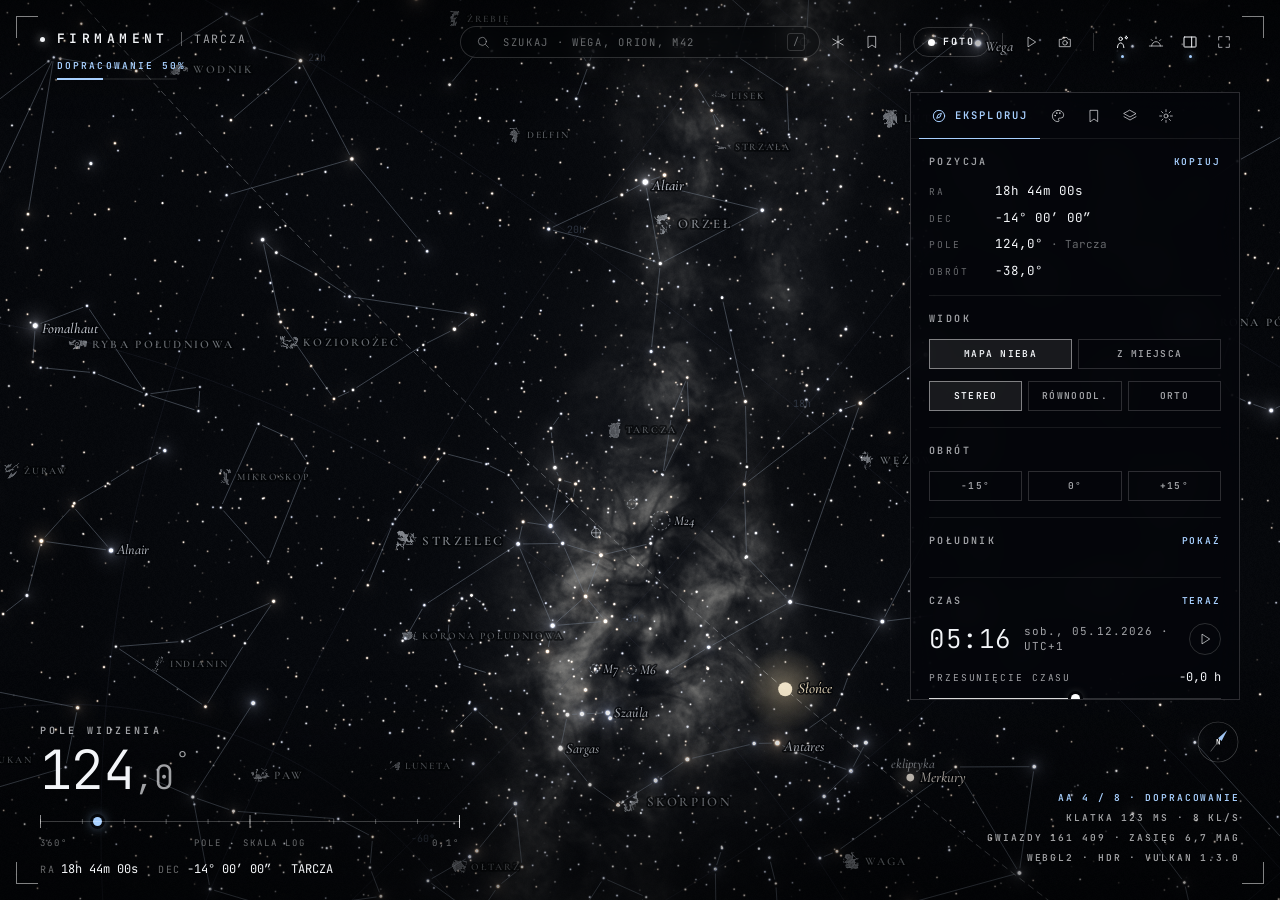
<file: index.html>
<!doctype html>
<html lang="pl">
<head>
<meta charset="utf-8">
<title>Firmament</title>
<!-- Strona startowa dla GitHub Pages: przekierowuje na właściwy program, Firmament.html -->
<meta http-equiv="refresh" content="0; url=Firmament.html">
<link rel="canonical" href="Firmament.html">
</head>
<body style="background:#05070c;color:#cfd8e6;font:15px system-ui,sans-serif;padding:24px">
<p>Otwieram <a href="Firmament.html" style="color:#a8d0ff">Firmament</a>…</p>
</body>
</html>
</file>
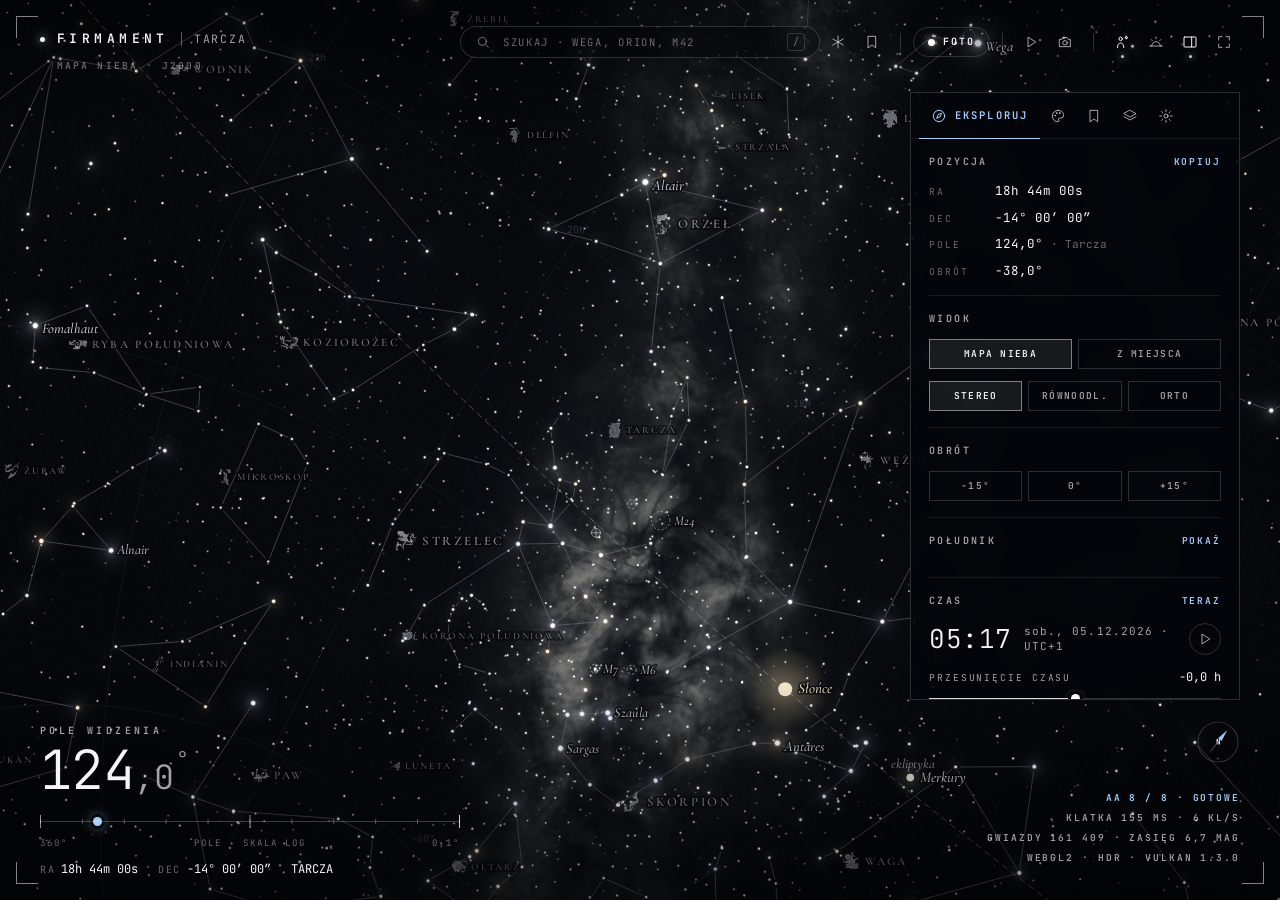
<file: src/index.html>
<!doctype html>
<html lang="pl">
<head>
<meta charset="utf-8">
<meta name="viewport" content="width=device-width, initial-scale=1, viewport-fit=cover">
<!-- build:head -->
<title>Firmament</title>
<meta name="claude:viewport-fit-sides" content="cover">
<link rel="preconnect" href="https://fonts.googleapis.com">
<link rel="preconnect" href="https://fonts.gstatic.com" crossorigin>
<link rel="stylesheet" href="https://fonts.googleapis.com/css2?family=Barlow+Semi+Condensed:wght@400;500&family=Cormorant+Garamond:ital,wght@0,500;0,600;1,500&family=JetBrains+Mono:wght@300;400;500;600&display=swap">
<link rel="stylesheet" href="styles.css">
<!-- /build:head -->
</head>
<body>
<!-- build:body -->
<div id="app">
  <main id="stage">
    <canvas id="gl"></canvas>
    <canvas id="ov" tabindex="0" aria-label="Mapa nieba. Przeciągnij, aby przesuwać; kółkiem myszy przybliżaj."></canvas>
    <div class="scrim top"></div><div class="scrim bot"></div>
    <div id="crop" hidden></div>
    <div id="flash"></div>
  </main>
  <div class="corner tl"></div><div class="corner tr"></div><div class="corner bl"></div><div class="corner br"></div>

  <div id="brand" class="chrome">
    <div class="brand-line"><span class="brand-dot"></span><span class="brand-name">FIRMAMENT</span><span class="brand-sep"></span><span class="brand-ctx" id="ctx">—</span></div>
    <div class="status idle" id="status"><span id="status-t">Gotowe</span><span class="status-bar"><i></i></span></div>
  </div>

  <div id="search" class="chrome">
    <label class="pill"><i data-ic="search"></i><input id="q" type="search" autocomplete="off" spellcheck="false" placeholder="Szukaj · Wega, Orion, M42" aria-label="Szukaj obiektu"><kbd>/</kbd></label>
    <div id="q-res" class="card" hidden></div>
  </div>

  <nav id="tools" class="chrome" aria-label="Narzędzia">
    <button class="tb" id="b-home" title="Widok startowy (H)" aria-label="Widok startowy"><i data-ic="home"></i></button>
    <button class="tb t-hist" id="b-back" title="Poprzedni widok" aria-label="Poprzedni widok"><i data-ic="back"></i></button>
    <button class="tb t-hist" id="b-fwd" title="Następny widok" aria-label="Następny widok"><i data-ic="fwd"></i></button>
    <span class="tsep t-misc"></span>
    <button class="tb t-misc" id="b-cross" title="Celownik" aria-label="Celownik"><i data-ic="cross"></i></button>
    <button class="tb t-misc" id="b-tour" title="Wycieczka po niebie (T)" aria-label="Wycieczka po niebie"><i data-ic="asterisk"></i></button>
    <button class="tb t-misc" id="b-mark" title="Zapisz widok w Celach" aria-label="Zapisz widok"><i data-ic="mark"></i></button>
    <span class="tsep"></span>
    <button class="tpill" id="b-photo" title="Tryb fotograficzny (P)"><i></i>FOTO</button>
    <span class="tsep"></span>
    <button class="tb" id="b-play" title="Upływ czasu (spacja)" aria-label="Upływ czasu"><i data-ic="play"></i></button>
    <button class="tb t-misc" id="b-shot" title="Szybkie zdjęcie 2×" aria-label="Szybkie zdjęcie"><i data-ic="camera"></i></button>
    <span class="tsep t-misc"></span>
    <button class="tb" id="b-art" title="Ilustracje gwiazdozbiorów (I)" aria-label="Ilustracje gwiazdozbiorów" aria-pressed="true"><i data-ic="figure"></i></button>
    <button class="tb" id="b-mode" title="Niebo nad miejscem obserwacji (M)" aria-label="Tryb widoku"><i data-ic="horizon"></i></button>
    <button class="tb on" id="b-panel" title="Panel" aria-label="Panel"><i data-ic="panel"></i></button>
    <button class="tb t-misc" id="b-full" title="Pełny ekran (F)" aria-label="Pełny ekran"><i data-ic="full"></i></button>
  </nav>

  <aside id="panel" class="card chrome">
    <nav class="tabs" role="tablist">
      <button class="tab active" data-tab="nav" title="Eksploruj"><i data-ic="compass"></i><span>Eksploruj</span></button>
      <button class="tab" data-tab="style" title="Styl"><i data-ic="palette"></i><span>Styl</span></button>
      <button class="tab" data-tab="targets" title="Cele"><i data-ic="mark"></i><span>Cele</span></button>
      <button class="tab" data-tab="layers" title="Warstwy"><i data-ic="layers"></i><span>Warstwy</span></button>
      <button class="tab" data-tab="settings" title="Ustawienia"><i data-ic="gear"></i><span>Ustawienia</span></button>
    </nav>

    <!-- EXPLORE -->
    <div class="tab-body" id="tab-nav">
      <section class="sec">
        <h3 class="sec-h">Pozycja<button class="link" id="copy-pos">Kopiuj</button></h3>
        <dl class="kv" id="pos"></dl>
      </section>
      <section class="sec">
        <h3 class="sec-h">Widok</h3>
        <div class="sec-b"><div class="seg" id="seg-mode"></div><div class="seg" id="seg-proj"></div></div>
      </section>
      <section class="sec">
        <h3 class="sec-h">Obrót</h3>
        <div class="seg" id="seg-rot"></div>
      </section>
      <section class="sec" id="sec-mer">
        <h3 class="sec-h">Południk<button class="link" id="mer-on">Pokaż</button></h3>
        <div class="sec-b" id="mer-body" hidden>
          <div class="mer-head"><b id="mer-ra">—</b><small id="mer-sub"></small></div>
          <div class="seg" id="seg-mer"></div>
          <div id="r-mer"></div>
          <div class="mer-acts"><button class="btn sm" id="mer-center" type="button">Środek widoku</button><button class="btn sm" id="mer-pick" type="button">Wskaż na niebie</button></div>
          <div class="mer-list" id="mer-list"></div>
          <button class="btn prime" id="mer-ride" type="button"><span>Przejedź wzdłuż południka</span><kbd>L</kbd></button>
        </div>
      </section>
      <section class="sec">
        <h3 class="sec-h">Czas<button class="link" id="t-now">Teraz</button></h3>
        <div class="sec-b">
          <div class="timebig"><b id="t-big">00:00</b><small id="t-date"></small><button class="tb" id="t-play" title="Upływ czasu (spacja)" aria-label="Upływ czasu"><i data-ic="play"></i></button></div>
          <div id="r-hour"></div>
          <input class="txt" id="dt" type="datetime-local" step="60" aria-label="Data i godzina">
          <select id="speed" aria-label="Tempo upływu czasu"><option value="1">Tempo upływu: rzeczywiste</option><option value="60">Tempo: 1 minuta na sekundę</option><option value="600" selected>Tempo: 10 minut na sekundę</option><option value="3600">Tempo: 1 godzina na sekundę</option><option value="86400">Tempo: 1 doba na sekundę</option><option value="-600">Wstecz: 10 minut na sekundę</option></select>
        </div>
      </section>
      <section class="sec">
        <h3 class="sec-h">Miejsce obserwacji</h3>
        <div class="sec-b">
          <select id="loc" aria-label="Miejsce obserwacji"></select>
          <div class="two"><label class="fld">Szerokość<input class="txt" id="lat" type="number" step="0.01" min="-90" max="90"></label><label class="fld">Długość<input class="txt" id="lon" type="number" step="0.01" min="-180" max="180"></label></div>
        </div>
      </section>
      <section class="sec">
        <div class="sec-b">
          <button class="btn" id="a-night">Niebo dziś o 22:00<kbd>N</kbd></button>
          <button class="btn" id="a-random">Losowy cel<kbd>R</kbd></button>
          <button class="btn" id="a-tour"><span>Wycieczka po niebie</span><kbd>T</kbd></button>
          <button class="btn prime" id="a-photo">Tryb fotograficzny<kbd>P</kbd></button>
        </div>
      </section>
    </div>

    <!-- STYLE -->
    <div class="tab-body" id="tab-style" hidden>
      <section class="sec">
        <h3 class="sec-h">Wygląd<button class="link" id="surprise">Zaskocz mnie</button></h3>
        <div class="looks" id="looks"></div>
      </section>
      <section class="sec">
        <h3 class="sec-h">Paleta<button class="link" id="pal-edit">Edytuj</button></h3>
        <div class="sec-b"><div class="grad" id="grad"></div><select id="pal" aria-label="Paleta"></select><div class="colors" id="colors" hidden></div></div>
      </section>
      <section class="sec">
        <h3 class="sec-h">Gwiazdy</h3>
        <div class="sec-b" id="r-stars"><div class="seg" id="seg-spec"></div></div>
      </section>
      <section class="sec">
        <h3 class="sec-h">Niebo</h3>
        <div class="sec-b" id="r-sky"></div>
      </section>
      <section class="sec">
        <h3 class="sec-h">Opisy i linie</h3>
        <div class="sec-b" id="r-lines"><div class="seg" id="seg-font"></div></div>
      </section>
      <section class="sec fold">
        <h3 class="sec-h">Zaawansowane<span class="plus">+</span></h3>
        <div class="sec-b" id="r-adv"><div class="seg" id="seg-size"></div><div class="seg" id="seg-line"></div></div>
      </section>
      <section class="sec">
        <h3 class="sec-h">Własne style</h3>
        <div class="sec-b">
          <div class="two" style="grid-template-columns:1fr auto"><input class="txt" id="save-name" placeholder="Nazwa stylu" maxlength="28"><button class="btn sm prime" id="save-look">Zapisz</button></div>
          <div class="btns"><button class="btn sm" id="exp">Kopiuj JSON</button><button class="btn sm" id="imp-toggle">Wklej…</button></div>
          <div id="imp-box" class="sec-b" hidden><textarea class="txt" id="imp-text" placeholder='{"name":"…","colors":{…}}'></textarea><button class="btn sm" id="imp">Zastosuj</button></div>
        </div>
      </section>
    </div>

    <!-- TARGETS -->
    <div class="tab-body" id="tab-targets" hidden>
      <section class="sec"><div class="sec-b"><button class="btn prime" id="tour-btn"><span>Rozpocznij wycieczkę</span><kbd>T</kbd></button></div></section>
      <section class="sec"><h3 class="sec-h">Na co warto spojrzeć</h3><div class="targets" id="targets"></div></section>
      <section class="sec"><h3 class="sec-h">Moje widoki<button class="link" id="mark2">Zapisz bieżący</button></h3><div class="targets" id="mine"></div></section>
    </div>

    <!-- LAYERS -->
    <div class="tab-body" id="tab-layers" hidden>
      <section class="sec"><h3 class="sec-h">Obiekty</h3><div class="sec-b" id="ly-obj" style="gap:4px"></div></section>
      <section class="sec"><h3 class="sec-h">Gwiazdozbiory</h3><div class="sec-b" id="ly-con" style="gap:4px"></div></section>
      <section class="sec"><h3 class="sec-h">Linie odniesienia</h3><div class="sec-b" id="ly-ref" style="gap:4px"></div></section>
      <section class="sec"><h3 class="sec-h">Widok z miejsca</h3><div class="sec-b" id="ly-hor" style="gap:4px"></div></section>
    </div>

    <!-- SETTINGS -->
    <div class="tab-body" id="tab-settings" hidden>
      <section class="sec">
        <h3 class="sec-h">Jakość obrazu</h3>
        <div class="sec-b"><div class="seg" id="seg-q"></div><p class="note" id="q-note"></p></div>
      </section>
      <section class="sec"><h3 class="sec-h">Ruch</h3><div class="sec-b" id="r-anim"></div></section>
      <section class="sec"><h3 class="sec-h">Wyświetlanie</h3><div class="sec-b" id="st-misc" style="gap:4px"></div></section>
      <section class="sec fold">
        <h3 class="sec-h">Skróty klawiszowe<span class="plus">+</span></h3>
        <div class="sec-b keys">
          <kbd>przeciągnij</kbd><span>przesuwanie z bezwładnością</span>
          <kbd>kółko</kbd><span>płynny zoom do kursora</span>
          <kbd>2× klik</kbd><span>przelot i przybliżenie</span>
          <kbd>← → ↑ ↓</kbd><span>przesuwanie</span>
          <kbd>+ −</kbd><span>przybliż, oddal</span>
          <kbd>Q E</kbd><span>obrót</span>
          <kbd>H</kbd><span>widok startowy</span>
          <kbd>M</kbd><span>mapa / widok z miejsca</span>
          <kbd>N</kbd><span>niebo dziś o 22:00</span>
          <kbd>R</kbd><span>losowy cel</span>
          <kbd>T</kbd><span>wycieczka</span>
          <kbd>I</kbd><span>ilustracje gwiazdozbiorów: wł. / wył.</span>
          <kbd>L</kbd><span>przejazd wzdłuż południka</span>
          <kbd>P</kbd><span>tryb fotograficzny</span>
          <kbd>Enter</kbd><span>zdjęcie (w trybie foto)</span>
          <kbd>spacja</kbd><span>upływ czasu</span>
          <kbd>/</kbd><span>wyszukiwarka</span>
          <kbd>Esc</kbd><span>odznacz, wyjdź</span>
        </div>
      </section>
      <section class="sec fold">
        <h3 class="sec-h">O danych<span class="plus">+</span></h3>
        <div class="sec-b"><p class="note">Ok. 41 tys. gwiazd do 8 mag z bazy HYG 4.1 (D. Nash, CC BY-SA 4.0; Hipparcos, nowa redukcja) z ruchem własnym i odległościami; przynależność do gwiazdozbiorów wg granic IAU. Nazwy gwiazd: oficjalna lista IAU WGSN. Obiekty Messiera: OpenNGC (M. Verga, CC BY-SA 4.0). Linie i granice gwiazdozbiorów oraz kontury Drogi Mlecznej: d3-celestial (O. Frohn, BSD-3). Ilustracje i ikony gwiazdozbiorów: ryciny z atlasu J. E. Bodego „Uranographia” (Berlin 1801), domena publiczna; skany: ETH-Bibliothek Zürich, e-rara.ch. Gwiazdy tła słabsze niż 8 mag są generowane dekoracyjnie i nie odpowiadają prawdziwym gwiazdom. Kod programu: licencja MIT; szczegóły licencji danych w pliku THIRD_PARTY_NOTICES.md.</p><p class="note">Dokładność sprawdzona z biblioteką astropy: gwiazdy w widoku z miejsca &lt; 0,01° (precesja, refrakcja), Słońce i planety &lt; 1′, Księżyc ok. 1′ z paralaksą, w latach 1900–2100. Czas podawany jest w strefie czasowej miejsca obserwacji.</p></div>
      </section>
      <section class="sec"><button class="btn sm" id="reset-all">Przywróć ustawienia domyślne</button></section>
    </div>
  </aside>

  <div id="zoomblk" class="chrome">
    <div class="zb-label">Pole widzenia</div>
    <div class="zb-num" id="zb-num">0</div>
    <div class="ruler"><input type="range" id="zb-range" min="0" max="1000" step="1" aria-label="Pole widzenia"></div>
    <div class="ruler-lab"><span>360°</span><span>Pole · skala log</span><span>0,1°</span></div>
    <div id="readout"></div>
  </div>

  <div id="stats" class="chrome"></div>
  <button id="compass" class="chrome" title="Kliknij, aby wyzerować obrót" aria-label="Kompas"><canvas width="88" height="88"></canvas></button>
  <div id="card" class="card chrome" hidden></div>
  <div id="tip" class="card" hidden></div>
  <div id="caption" hidden aria-live="polite"><div class="cap-k" id="cap-k"></div><div class="cap-t" id="cap-t"></div><div class="cap-s" id="cap-s"></div><div class="cap-c" id="cap-c"></div></div>
  <div id="toast" class="card"></div>

  <div id="ph-hint" hidden>Tryb fotograficzny · Enter — zdjęcie · Esc — wyjście</div>
  <div id="photobar" class="card" hidden>
    <div class="pb-g"><span class="pb-l">Kadr</span><span id="pb-aspect" class="pb-g"></span></div>
    <div class="pb-g"><span class="pb-l">Rozdz.</span><span id="pb-res" class="pb-g"></span></div>
    <div class="pb-g" id="pb-layers"></div>
    <div class="pb-g"><span class="pb-l">Ekspozycja</span><input type="range" class="pb-exp" id="pb-exp" min="0" max="1000" aria-label="Ekspozycja"></div>
    <button class="shutter" id="pb-shoot"><i></i>Zdjęcie</button>
    <button class="chip" id="pb-exit">Wyjdź · Esc</button>
  </div>
</div>

<div id="shot" hidden>
  <div class="box card">
    <img id="shot-img" alt="Zdjęcie nieba">
    <div class="meta"><span id="shot-meta"></span><span>Jeśli pobieranie nie ruszy: prawy przycisk na obrazie → „Zapisz obraz jako…”</span></div>
    <div class="btns"><button class="btn sm prime" id="shot-save">Zapisz PNG</button><button class="btn sm" id="shot-copy">Kopiuj do schowka</button><button class="btn sm" id="shot-close">Zamknij</button></div>
  </div>
</div>
<!-- /build:body -->
<!-- build:scripts -->
<script src="data/skydata.js"></script>
<script src="data/artdata.js"></script>
<script src="data/content.js"></script>
<script src="js/00-util.js"></script>
<script src="js/01-data.js"></script>
<script src="js/02-looks.js"></script>
<script src="js/03-astro.js"></script>
<script src="js/04-view.js"></script>
<script src="js/05-gl.js"></script>
<script src="js/06-overlay.js"></script>
<script src="js/07-main.js"></script>
<script src="js/08-ui.js"></script>
<script src="js/10-meridian.js"></script>
<script src="js/99-boot.js"></script>
<!-- /build:scripts -->
</body>
</html>
</file>
<file: src/styles.css>
/* =====================================================================
   FIRMAMENT – arkusz stylów
   Układ: pełnoekranowe niebo, a nad nim pływające elementy: marka (lewy górny róg),
   wyszukiwarka (środek), narzędzia (prawy górny róg), panel-karta (prawa strona),
   blok pola widzenia (lewy dolny róg) i statystyki renderu (prawy dolny róg).
   Motyw: monochromatyczna biel na czerni; lodowy błękit tylko dla stanów aktywnych.
   ===================================================================== */
:root {
  color-scheme: dark;
  --void: #020306;
  --ink: #f3f5f8;
  --ink-2: rgba(243, 245, 248, .66);
  --ink-3: rgba(243, 245, 248, .42);
  --ink-4: rgba(243, 245, 248, .22);
  --line: rgba(255, 255, 255, .16);
  --line-2: rgba(255, 255, 255, .08);
  --line-3: rgba(255, 255, 255, .34);
  --card: rgba(4, 6, 10, .82);
  --hover: rgba(255, 255, 255, .06);
  --ice: #a8d0ff;
  --ice-soft: rgba(168, 208, 255, .14);
  --f-mono: "JetBrains Mono", ui-monospace, "Cascadia Mono", Consolas, Menlo, monospace;
  --f-atlas: "Cormorant Garamond", "Iowan Old Style", Georgia, serif;
  --edge: 40px;
  --top: 26px;
}
html { height: 100%; box-sizing: border-box; }
*, *::before, *::after { box-sizing: inherit; }
body { height: 100%; margin: 0; background: var(--void); color: var(--ink); font: 12px/1.4 var(--f-mono); overflow: hidden; -webkit-font-smoothing: antialiased; -webkit-tap-highlight-color: transparent; }
[hidden] { display: none !important; }
button, input, select, textarea { font: inherit; color: inherit; }
button { cursor: pointer; background: none; border: 0; padding: 0; }
:focus-visible { outline: 1px solid var(--ice); outline-offset: 2px; }
svg.ic { width: 16px; height: 16px; flex: none; fill: none; stroke: currentColor; stroke-width: 1.5; stroke-linecap: round; stroke-linejoin: round; }
kbd { font: inherit; }

#app { position: relative; height: 100%; overflow: hidden; }
#stage { position: absolute; inset: 0; background: var(--void); touch-action: none; }
#gl, #ov { position: absolute; inset: 0; width: 100%; height: 100%; display: block; }
/* soft scrims so the floating chrome stays legible over bright sky */
.scrim { position: absolute; left: 0; right: 0; pointer-events: none; z-index: 1; transition: opacity .35s ease; }
.scrim.top { top: 0; height: 120px; background: linear-gradient(rgba(0, 0, 0, .42), rgba(0, 0, 0, 0)); }
.scrim.bot { bottom: 0; height: 230px; background: linear-gradient(rgba(0, 0, 0, 0), rgba(0, 0, 0, .45)); }
body.photo .scrim { opacity: 0; }
#ov { cursor: grab; }
#ov.dragging { cursor: grabbing; }
#ov.pointing { cursor: pointer; }
#ov.picking { cursor: crosshair; }
.chrome { transition: opacity .35s ease; }

/* ---------- corner brackets ---------- */
.corner { position: absolute; width: 22px; height: 22px; pointer-events: none; border: 0 solid rgba(255, 255, 255, .5); z-index: 2; transition: all .35s ease; }
.corner.tl { top: calc(16px + env(safe-area-inset-top, 0px)); left: calc(16px + env(safe-area-inset-left, 0px)); border-top-width: 1px; border-left-width: 1px; }
.corner.tr { top: calc(16px + env(safe-area-inset-top, 0px)); right: calc(16px + env(safe-area-inset-right, 0px)); border-top-width: 1px; border-right-width: 1px; }
.corner.bl { bottom: calc(16px + env(safe-area-inset-bottom, 0px)); left: calc(16px + env(safe-area-inset-left, 0px)); border-bottom-width: 1px; border-left-width: 1px; }
.corner.br { bottom: calc(16px + env(safe-area-inset-bottom, 0px)); right: calc(16px + env(safe-area-inset-right, 0px)); border-bottom-width: 1px; border-right-width: 1px; }

/* ---------- brand + render status ---------- */
#brand { position: absolute; top: calc(var(--top) + 4px + env(safe-area-inset-top, 0px)); left: calc(var(--edge) + env(safe-area-inset-left, 0px)); z-index: 3; pointer-events: none; }
.brand-line { display: flex; align-items: center; gap: 12px; white-space: nowrap; }
.brand-dot { width: 5px; height: 5px; border-radius: 50%; background: var(--ink); box-shadow: 0 0 10px rgba(255, 255, 255, .8); }
.brand-name { font-weight: 600; font-size: 13px; letter-spacing: .34em; }
.brand-sep { width: 1px; height: 14px; background: var(--line-3); }
.brand-ctx { font-size: 11.5px; letter-spacing: .16em; color: var(--ink-2); text-transform: uppercase; }
.status { margin: 11px 0 0 17px; display: inline-flex; flex-direction: column; gap: 6px; font-size: 9.5px; font-weight: 600; letter-spacing: .22em; color: var(--ice); text-transform: uppercase; }
.status-bar { height: 2px; width: 120px; background: var(--line-2); position: relative; overflow: hidden; }
.status-bar i { position: absolute; left: 0; top: 0; bottom: 0; width: var(--p, 0%); background: var(--ice); transition: width .15s linear; }
.status.idle { color: var(--ink-3); }
.status.idle .status-bar { opacity: 0; }

/* ---------- search pill ---------- */
#search { position: absolute; top: calc(var(--top) + env(safe-area-inset-top, 0px)); left: 50%; transform: translateX(-50%); width: clamp(220px, calc(100% - 860px), 360px); z-index: 7; }
.pill { display: flex; align-items: center; gap: 10px; height: 32px; padding: 0 14px; border: 1px solid var(--line); border-radius: 999px; background: rgba(3, 4, 7, .5); backdrop-filter: blur(10px); -webkit-backdrop-filter: blur(10px); color: var(--ink-3); transition: border-color .2s; }
.pill:focus-within { border-color: var(--line-3); color: var(--ink-2); }
.pill input { flex: 1; min-width: 0; height: 100%; background: none; border: 0; outline: none; font-size: 10.5px; letter-spacing: .16em; color: var(--ink); }
.pill input::placeholder { color: var(--ink-3); text-transform: uppercase; }
.pill input::-webkit-search-cancel-button { display: none; }
.pill kbd { font-size: 10px; color: var(--ink-3); border: 1px solid var(--line); border-radius: 3px; padding: 0 5px; line-height: 16px; }
#q-res { margin-top: 8px; padding: 6px; }
.qr { display: grid; grid-template-columns: 74px minmax(0, 1fr) auto; align-items: center; gap: 10px; width: 100%; padding: 8px 10px; text-align: left; color: var(--ink); }
.qr .k { font-size: 9px; font-weight: 600; letter-spacing: .18em; color: var(--ink-3); text-transform: uppercase; }
.qr .t { display: flex; align-items: center; gap: 7px; min-width: 0; font-size: 12px; white-space: nowrap; }
.qr .tt { overflow: hidden; text-overflow: ellipsis; }
.qr small { font-size: 10px; color: var(--ink-3); white-space: nowrap; }
.qr.sel, .qr:hover { background: var(--hover); }
.qr.sel .k { color: var(--ice); }

/* ---------- toolbar ---------- */
#tools { position: absolute; top: calc(var(--top) + env(safe-area-inset-top, 0px)); right: calc(var(--edge) + env(safe-area-inset-right, 0px)); display: flex; align-items: center; gap: 2px; z-index: 6; }
.tsep { width: 1px; height: 18px; background: var(--line); margin: 0 10px; }
.tb { position: relative; display: grid; place-items: center; width: 32px; height: 32px; border-radius: 6px; color: var(--ink-2); transition: color .15s, background .15s; }
.tb:hover { color: var(--ink); background: var(--hover); }
.tb.on { color: var(--ink); }
.tb.on::after { content: ""; position: absolute; bottom: 0; left: 50%; width: 3px; height: 3px; margin-left: -1.5px; border-radius: 50%; background: var(--ice); box-shadow: 0 0 6px var(--ice); }
.tb:disabled { opacity: .28; cursor: default; background: none; }
.tpill { display: inline-flex; align-items: center; gap: 8px; height: 30px; padding: 0 14px; border: 1px solid var(--line); border-radius: 999px; font-size: 10px; font-weight: 600; letter-spacing: .2em; color: var(--ink); transition: background .15s, border-color .15s; }
.tpill i { width: 7px; height: 7px; border-radius: 50%; background: #fff; box-shadow: 0 0 8px rgba(255, 255, 255, .8); }
.tpill:hover { background: var(--hover); border-color: var(--line-3); }

/* ---------- card surfaces ---------- */
.card { background: var(--card); border: 1px solid var(--line); backdrop-filter: blur(16px); -webkit-backdrop-filter: blur(16px); }

/* ---------- panel ---------- */
#panel { position: absolute; top: calc(92px + env(safe-area-inset-top, 0px)); right: calc(var(--edge) + env(safe-area-inset-right, 0px)); width: 330px; max-height: calc(100% - 92px - 200px - env(safe-area-inset-top, 0px) - env(safe-area-inset-bottom, 0px)); display: flex; flex-direction: column; z-index: 5; }
.tabs { display: flex; align-items: stretch; gap: 0; padding: 0 8px; border-bottom: 1px solid var(--line-2); flex: none; }
.tab { display: flex; align-items: center; gap: 8px; height: 46px; padding: 0 10px; color: var(--ink-2); border-bottom: 1px solid transparent; margin-bottom: -1px; transition: color .15s; }
.tab span { display: none; font-size: 10.5px; font-weight: 600; letter-spacing: .2em; text-transform: uppercase; }
.tab:hover { color: var(--ink); }
.tab.active { color: var(--ice); border-bottom-color: var(--ice); padding: 0 12px; }
.tab.active span { display: inline; }
.tab-body { overflow-y: auto; overflow-x: hidden; padding: 0 18px; scrollbar-width: thin; scrollbar-color: rgba(255, 255, 255, .16) transparent; min-height: 0; }
.sec { padding: 16px 0; border-bottom: 1px solid var(--line-2); }
.sec:last-child { border-bottom: 0; }
.sec-h { display: flex; align-items: center; justify-content: space-between; gap: 10px; margin: 0 0 13px; font-size: 10px; font-weight: 600; letter-spacing: .24em; text-transform: uppercase; color: var(--ink-2); }
.sec.fold .sec-h { cursor: pointer; margin: 0; }
.sec.fold.open .sec-h { margin-bottom: 13px; }
.sec.fold:not(.open) .sec-b { display: none; }
.sec-h .plus { font-weight: 400; font-size: 14px; color: var(--ink-3); transition: transform .2s; }
.sec.fold.open .plus { transform: rotate(45deg); }
.link { font-size: 9.5px; font-weight: 600; letter-spacing: .2em; text-transform: uppercase; color: var(--ice); }
.link:hover { color: #fff; }
.sec-b { display: flex; flex-direction: column; gap: 12px; }
.note { margin: 0; font-size: 10.5px; line-height: 1.55; color: var(--ink-3); letter-spacing: .02em; }

.kv { display: grid; grid-template-columns: 56px minmax(0, 1fr); gap: 9px 10px; margin: 0; align-items: baseline; }
.kv dt { font-size: 9.5px; letter-spacing: .2em; color: var(--ink-3); text-transform: uppercase; }
.kv dd { margin: 0; font-size: 12.5px; font-variant-numeric: tabular-nums; white-space: nowrap; }
.kv dd small { color: var(--ink-3); font-size: 11px; }

.btn { display: flex; align-items: center; justify-content: space-between; gap: 10px; min-height: 34px; padding: 0 13px; border: 1px solid var(--line); font-size: 10px; font-weight: 600; letter-spacing: .18em; text-transform: uppercase; color: var(--ink); text-align: left; transition: background .15s, border-color .15s; }
.btn:hover { background: var(--hover); border-color: var(--line-3); }
.btn.prime { border-color: rgba(168, 208, 255, .6); }
.btn kbd { font-weight: 500; color: var(--ink-3); letter-spacing: .14em; }
.btn.sm { min-height: 28px; padding: 0 10px; justify-content: center; }
.btns { display: flex; gap: 6px; flex-wrap: wrap; }
.btns .btn { flex: 1 1 auto; justify-content: center; white-space: nowrap; }
.seg { display: grid; grid-auto-flow: column; grid-auto-columns: 1fr; gap: 6px; }
.seg button { height: 30px; border: 1px solid var(--line); font-size: 9.5px; font-weight: 600; letter-spacing: .14em; text-transform: uppercase; color: var(--ink-2); white-space: nowrap; padding: 0 4px; transition: all .15s; }
.seg button:hover { color: var(--ink); border-color: var(--line-3); }
.seg button.on { background: rgba(255, 255, 255, .08); border-color: rgba(255, 255, 255, .45); color: var(--ink); }

/* ---------- sliders ---------- */
.sl { display: flex; flex-direction: column; gap: 3px; }
.sl-top { display: flex; justify-content: space-between; align-items: baseline; gap: 10px; }
.sl-top label { font-size: 9.5px; letter-spacing: .2em; text-transform: uppercase; color: var(--ink-2); white-space: nowrap; overflow: hidden; text-overflow: ellipsis; cursor: default; }
.sl-val { width: 86px; padding: 0; background: none; border: 0; border-bottom: 1px solid transparent; text-align: right; font-size: 12px; color: var(--ink); font-variant-numeric: tabular-nums; }
.sl-val:hover { border-bottom-color: var(--line); }
.sl-val:focus { outline: none; border-bottom-color: var(--ice); }
input[type=range] { -webkit-appearance: none; appearance: none; width: 100%; height: 16px; margin: 0; background: transparent; cursor: pointer; --p: 50%; }
input[type=range]:focus { outline: none; }
input[type=range]::-webkit-slider-runnable-track { height: 1px; background: linear-gradient(90deg, rgba(255, 255, 255, .85) var(--p), rgba(255, 255, 255, .17) var(--p)); }
input[type=range]::-webkit-slider-thumb { -webkit-appearance: none; width: 9px; height: 9px; margin-top: -4px; border-radius: 50%; background: #fff; box-shadow: 0 0 0 3px rgba(3, 4, 7, .95), 0 0 10px rgba(255, 255, 255, .45); transition: transform .12s; }
input[type=range]:hover::-webkit-slider-thumb, input[type=range]:active::-webkit-slider-thumb { transform: scale(1.35); }
input[type=range]:focus-visible::-webkit-slider-thumb { box-shadow: 0 0 0 3px rgba(3, 4, 7, .95), 0 0 0 4px var(--ice); }
input[type=range]::-moz-range-track { height: 1px; background: rgba(255, 255, 255, .17); }
input[type=range]::-moz-range-progress { height: 1px; background: rgba(255, 255, 255, .85); }
input[type=range]::-moz-range-thumb { width: 9px; height: 9px; border: 0; border-radius: 50%; background: #fff; box-shadow: 0 0 0 3px rgba(3, 4, 7, .95), 0 0 10px rgba(255, 255, 255, .45); }

/* ---------- switches ---------- */
.sw { position: relative; display: flex; align-items: center; gap: 12px; min-height: 30px; cursor: pointer; font-size: 10px; font-weight: 600; letter-spacing: .14em; text-transform: uppercase; color: var(--ink); }
.sw small { display: block; margin-top: 2px; font-size: 10px; font-weight: 400; letter-spacing: .02em; text-transform: none; color: var(--ink-3); }
.sw input { position: absolute; opacity: 0; pointer-events: none; }
.sw i { flex: none; position: relative; width: 26px; height: 14px; border: 1px solid var(--line-3); border-radius: 8px; transition: border-color .2s; }
.sw i::after { content: ""; position: absolute; top: 2px; left: 2px; width: 8px; height: 8px; border-radius: 50%; background: var(--ink-3); transition: transform .2s, background .2s, box-shadow .2s; }
.sw input:checked + i { border-color: rgba(255, 255, 255, .75); }
.sw input:checked + i::after { transform: translateX(12px); background: #fff; box-shadow: 0 0 7px rgba(255, 255, 255, .7); }
.sw input:focus-visible + i { outline: 1px solid var(--ice); outline-offset: 2px; }
.sw-t { flex: 1; min-width: 0; }

/* ---------- form fields ---------- */
select, .txt { height: 30px; width: 100%; min-width: 0; padding: 0 10px; background: transparent; border: 1px solid var(--line); border-radius: 0; font-size: 11.5px; color: var(--ink); }
select { appearance: none; -webkit-appearance: none; padding-right: 26px; background: url("data:image/svg+xml,%3Csvg xmlns='http://www.w3.org/2000/svg' width='9' height='5'%3E%3Cpath d='M0 0l4.5 5L9 0' fill='none' stroke='%23ffffff' stroke-opacity='.6'/%3E%3C/svg%3E") no-repeat right 10px center; }
select:hover, .txt:hover { border-color: var(--line-3); }
select:focus, .txt:focus { outline: none; border-color: var(--ice); }
option { background: #07090d; color: var(--ink); }
.txt::-webkit-calendar-picker-indicator { filter: invert(1); opacity: .5; }
textarea.txt { height: 80px; padding: 8px 10px; font-size: 10.5px; line-height: 1.45; resize: vertical; }
.two { display: grid; grid-template-columns: 1fr 1fr; gap: 6px; }
.fld { display: flex; flex-direction: column; gap: 5px; font-size: 9px; letter-spacing: .2em; color: var(--ink-3); text-transform: uppercase; }

.timebig { display: flex; align-items: center; gap: 12px; }
.timebig b { font-size: 26px; font-weight: 300; letter-spacing: .02em; font-variant-numeric: tabular-nums; }
.timebig small { font-size: 11px; color: var(--ink-2); letter-spacing: .1em; flex: 1; }
.timebig .tb { border: 1px solid var(--line); border-radius: 50%; }

/* ---------- looks ---------- */
.looks { display: grid; grid-template-columns: 1fr 1fr; gap: 12px 10px; }
.look { display: flex; flex-direction: column; gap: 6px; min-width: 0; text-align: left; font-size: 9px; font-weight: 600; letter-spacing: .18em; text-transform: uppercase; color: var(--ink-3); }
.look canvas { width: 100%; aspect-ratio: 16 / 9; display: block; border: 1px solid var(--line-2); background: #000; transition: border-color .15s; }
.look:hover canvas { border-color: var(--line-3); }
.look.active { color: var(--ink); }
.look.active canvas { border-color: rgba(255, 255, 255, .9); }
.look .ln { display: flex; align-items: center; gap: 6px; white-space: nowrap; overflow: hidden; }
.look .del { margin-left: auto; color: var(--ink-3); font-size: 13px; line-height: 1; padding: 0 2px; }
.look .del:hover { color: #fff; }
.grad { height: 8px; border: 1px solid var(--line-2); }
.colors { display: grid; grid-template-columns: 1fr 1fr; gap: 8px 12px; }
.cpick { display: flex; align-items: center; gap: 9px; min-width: 0; font-size: 10px; letter-spacing: .06em; color: var(--ink-2); }
.cpick input { flex: none; width: 22px; height: 16px; padding: 0; border: 1px solid var(--line-3); background: none; cursor: pointer; }
.cpick input::-webkit-color-swatch-wrapper { padding: 0; }
.cpick input::-webkit-color-swatch { border: 0; }
.cpick span { white-space: nowrap; overflow: hidden; text-overflow: ellipsis; }

/* ---------- targets ---------- */
.targets { display: flex; flex-direction: column; }
.tg-h { padding: 16px 4px 6px; border-bottom: 1px solid var(--line-2); font-size: 9px; font-weight: 600; letter-spacing: .24em; text-transform: uppercase; color: var(--ice); }
.tg-h:first-child { padding-top: 2px; }
.tgt.ic { grid-template-columns: auto minmax(0, 1fr) auto; }
/* constellation icons: one white sprite sheet, cut from the illustrations (data/artdata.js) */
.ico { display: inline-block; flex: none; width: var(--s); height: var(--s); background-image: var(--icons); background-repeat: no-repeat;
  background-size: calc(var(--s) * var(--c)) auto; background-position: calc(var(--x) * var(--s) * -1) calc(var(--y) * var(--s) * -1); opacity: .82; vertical-align: middle; }
.tgt .ico { opacity: .7; }
.tgt:hover .ico { opacity: 1; }
.tgt { display: grid; grid-template-columns: minmax(0, 1fr) auto; align-items: center; gap: 10px; padding: 9px 4px; border-bottom: 1px solid var(--line-2); text-align: left; color: var(--ink); }
.tgt:last-child { border-bottom: 0; }
.tgt:hover { background: var(--hover); }
.tgt .n { display: block; font-size: 10.5px; font-weight: 600; letter-spacing: .16em; text-transform: uppercase; }
.tgt .s { display: block; margin-top: 3px; font-size: 10.5px; color: var(--ink-3); }
.tgt .go { color: var(--ink-3); font-size: 10px; letter-spacing: .14em; }
.tgt .del { color: var(--ink-3); font-size: 14px; padding: 0 4px; }
.tgt .del:hover { color: #fff; }
.empty { font-size: 10.5px; color: var(--ink-3); }
/* meridian section */
.mer-head { display: flex; align-items: baseline; justify-content: space-between; gap: 10px; }
.mer-head b { font: 500 15px var(--f-mono); color: #fff; letter-spacing: .04em; }
.mer-head small { font-size: 10px; color: var(--ink-3); text-align: right; }
.mer-acts { display: flex; gap: 6px; }
.mer-acts .btn { flex: 1; }
.mer-acts .btn.on { border-color: rgba(168, 208, 255, .7); background: rgba(168, 208, 255, .08); }
.mer-list { display: flex; flex-wrap: wrap; gap: 5px; }
.mer-list .chip { display: inline-flex; align-items: center; gap: 6px; letter-spacing: .1em; }
.mer-list .chip .ico { opacity: .7; }
.mer-list .chip.on .ico { opacity: 1; }
.keys { display: grid; grid-template-columns: auto 1fr; gap: 7px 14px; font-size: 10.5px; color: var(--ink-2); align-items: baseline; }
.keys kbd { font-size: 10px; color: var(--ink); border: 1px solid var(--line); padding: 1px 6px; justify-self: start; white-space: nowrap; }

/* ---------- field of view block (bottom left) ---------- */
#zoomblk { position: absolute; left: calc(var(--edge) + env(safe-area-inset-left, 0px)); bottom: calc(22px + env(safe-area-inset-bottom, 0px)); width: 420px; max-width: calc(100% - 2 * var(--edge)); z-index: 3; }
.zb-label { font-size: 10px; font-weight: 600; letter-spacing: .34em; color: var(--ink-2); text-transform: uppercase; pointer-events: none; }
.zb-num { margin: 4px 0 12px; font-size: 54px; font-weight: 300; line-height: 1.05; letter-spacing: -.01em; font-variant-numeric: tabular-nums; pointer-events: none; text-shadow: 0 2px 18px rgba(0, 0, 0, .6); }
.zb-num small { font-size: .62em; color: var(--ink-2); }
.zb-num sup { font-size: .4em; vertical-align: 1em; margin-left: 3px; color: var(--ink-2); }
.ruler { position: relative; height: 22px; }
.ruler::before { content: ""; position: absolute; left: 0; right: 0; top: 4px; height: 13px; background:
  linear-gradient(90deg, rgba(255,255,255,.55) 0 1px, transparent 1px) 0 0 / 50% 100% repeat-x,
  linear-gradient(90deg, rgba(255,255,255,.3) 0 1px, transparent 1px) 0 4px / 10% 5px repeat-x;
  border-right: 1px solid rgba(255,255,255,.55); pointer-events: none; }
.ruler::after { content: ""; position: absolute; left: 0; right: 0; top: 10px; height: 1px; background: rgba(255,255,255,.22); pointer-events: none; }
.ruler input { position: absolute; inset: 2px 0 0; height: 18px; }
.ruler input::-webkit-slider-runnable-track { background: transparent; }
.ruler input::-moz-range-track, .ruler input::-moz-range-progress { background: transparent; }
.ruler input::-webkit-slider-thumb { background: var(--ice); box-shadow: 0 0 0 3px rgba(3, 4, 7, .9), 0 0 12px var(--ice); }
.ruler input::-moz-range-thumb { background: var(--ice); }
.ruler-lab { display: flex; justify-content: space-between; margin-top: 4px; font-size: 9px; letter-spacing: .22em; color: var(--ink-3); text-transform: uppercase; pointer-events: none; }
#readout { display: flex; flex-wrap: wrap; gap: 4px 20px; margin-top: 12px; font-size: 12px; color: var(--ink); font-variant-numeric: tabular-nums; pointer-events: none; text-shadow: 0 1px 3px rgba(0, 0, 0, .8); }
#readout span { white-space: nowrap; }
#readout em { font-style: normal; color: var(--ink-3); margin-right: 6px; font-size: 10px; letter-spacing: .16em; }

/* ---------- render stats (bottom right) ---------- */
#stats { position: absolute; right: calc(var(--edge) + env(safe-area-inset-right, 0px)); bottom: calc(32px + env(safe-area-inset-bottom, 0px)); text-align: right; font-size: 9.5px; font-weight: 600; letter-spacing: .2em; line-height: 2.1; color: var(--ink-2); text-transform: uppercase; pointer-events: none; z-index: 3; text-shadow: 0 1px 3px rgba(0, 0, 0, .8); }
#stats .hi { color: var(--ice); }
#compass { position: absolute; right: calc(var(--edge) + env(safe-area-inset-right, 0px)); bottom: calc(136px + env(safe-area-inset-bottom, 0px)); width: 44px; height: 44px; border-radius: 50%; z-index: 3; }
#compass canvas { width: 100%; height: 100%; display: block; }

/* ---------- object card, tooltip, toast ---------- */
#card { position: absolute; top: calc(98px + env(safe-area-inset-top, 0px)); left: calc(var(--edge) + env(safe-area-inset-left, 0px)); width: 300px; max-width: calc(100% - 32px); padding: 18px 18px 16px; z-index: 4; animation: rise .3s ease-out; }
@keyframes rise { from { opacity: 0; transform: translateY(-6px); } to { opacity: 1; transform: none; } }
#card .kind { font-size: 9.5px; font-weight: 600; letter-spacing: .24em; color: var(--ice); text-transform: uppercase; }
#card h2 { margin: 8px 0 3px; font: 500 30px/1.05 var(--f-atlas); color: #fff; text-wrap: balance; }
#card .sub { font: italic 500 15px var(--f-atlas); color: var(--ink-2); }
#card .hd { display: flex; justify-content: space-between; align-items: flex-start; gap: 10px; }
#card .hd .ico { margin: 30px -2px 0 0; opacity: .9; }
#card .desc { margin: 14px 0 6px; font: italic 500 15px/1.38 var(--f-atlas); color: var(--ink-2); }
#card .orig { margin: 0; font-size: 9px; letter-spacing: .14em; text-transform: uppercase; color: var(--ink-3); }
#card dl { display: grid; grid-template-columns: auto 1fr; gap: 7px 14px; margin: 16px 0; }
#card dt { font-size: 9px; letter-spacing: .18em; text-transform: uppercase; color: var(--ink-3); align-self: center; }
#card dd { margin: 0; text-align: right; font-size: 11.5px; font-variant-numeric: tabular-nums; }
#card .x { position: absolute; top: 8px; right: 8px; width: 28px; height: 28px; }
#tip { position: absolute; pointer-events: none; padding: 6px 10px; white-space: nowrap; font-size: 10px; font-weight: 600; letter-spacing: .14em; text-transform: uppercase; transform: translate(14px, 14px); z-index: 4; }
#tip { display: flex; align-items: center; }
#tip span { margin-left: 8px; color: var(--ink-3); font-weight: 400; }
#tip .ico { margin: -3px 8px -3px -2px; opacity: .9; }
#toast { position: absolute; top: calc(70px + env(safe-area-inset-top, 0px)); left: 50%; transform: translate(-50%, -6px); opacity: 0; padding: 8px 16px; font-size: 10px; font-weight: 600; letter-spacing: .18em; text-transform: uppercase; pointer-events: none; z-index: 8; transition: opacity .25s, transform .25s; max-width: calc(100% - 32px); text-align: center; }
#toast.show { opacity: 1; transform: translate(-50%, 0); }
#nogl { position: absolute; inset: 0; display: grid; place-items: center; padding: 24px; text-align: center; color: var(--ink-2); letter-spacing: .06em; }

/* ---------- tour caption ---------- */
#caption { position: absolute; left: 50%; bottom: calc(92px + env(safe-area-inset-bottom, 0px)); width: min(560px, calc(100% - 32px)); transform: translate(-50%, 14px); opacity: 0; text-align: center; pointer-events: none; z-index: 4; transition: opacity .7s ease, transform .7s ease; text-shadow: 0 2px 16px rgba(0, 0, 0, .85); }
#caption.show { opacity: 1; transform: translate(-50%, 0); }
.cap-k { font-size: 9.5px; font-weight: 600; letter-spacing: .3em; text-transform: uppercase; color: var(--ice); }
.cap-t { margin: 8px 0 6px; font: 500 46px/1.02 var(--f-atlas); color: #fff; text-wrap: balance; }
.cap-s { font-size: 11.5px; letter-spacing: .04em; color: var(--ink-2); line-height: 1.5; }
.cap-c { margin-top: 10px; font-size: 10px; font-weight: 600; letter-spacing: .26em; text-transform: uppercase; color: var(--ink); }
.cap-c:empty { display: none; }
.cap-c span { display: inline-flex; align-items: center; gap: 7px; }
.cap-c i { margin: 0 10px; font-style: normal; opacity: .55; }
body.photo #caption { display: none; }
@media (max-width: 760px) { #caption { bottom: calc(150px + env(safe-area-inset-bottom, 0px)); } .cap-t { font-size: 34px; } }

/* ---------- photo mode ---------- */
body.photo .chrome { opacity: 0; pointer-events: none; }
body.photo .corner { border-color: rgba(255, 255, 255, .8); width: 30px; height: 30px; }
#crop { position: absolute; pointer-events: none; box-shadow: 0 0 0 200vmax rgba(0, 0, 0, .62); outline: 1px solid rgba(255, 255, 255, .5); z-index: 2; transition: all .3s ease; }
#flash { position: absolute; inset: 0; background: #fff; opacity: 0; pointer-events: none; z-index: 9; }
#flash.go { animation: flash .5s ease-out; }
@keyframes flash { from { opacity: .55; } to { opacity: 0; } }
#photobar { position: absolute; left: 50%; bottom: calc(26px + env(safe-area-inset-bottom, 0px)); transform: translateX(-50%); display: flex; align-items: center; justify-content: center; flex-wrap: wrap; gap: 12px 18px; padding: 12px 16px; max-width: calc(100% - 32px); z-index: 8; transition: opacity .45s ease, transform .45s ease; }
#photobar.idle { opacity: 0; transform: translate(-50%, 8px); }
.pb-g { display: flex; align-items: center; gap: 6px; }
.pb-l { font-size: 9px; font-weight: 600; letter-spacing: .22em; color: var(--ink-3); margin-right: 4px; text-transform: uppercase; }
.chip { height: 26px; padding: 0 9px; border: 1px solid var(--line); font-size: 9.5px; font-weight: 600; letter-spacing: .14em; text-transform: uppercase; color: var(--ink-2); transition: all .15s; }
.chip:hover { color: var(--ink); border-color: var(--line-3); }
.chip.on { color: #fff; border-color: rgba(255, 255, 255, .55); background: rgba(255, 255, 255, .08); }
.pb-exp { width: 120px; }
.shutter { display: inline-flex; align-items: center; gap: 9px; height: 34px; padding: 0 16px; border: 1px solid rgba(255, 255, 255, .75); border-radius: 999px; font-size: 10px; font-weight: 600; letter-spacing: .22em; color: #fff; text-transform: uppercase; }
.shutter i { width: 10px; height: 10px; border-radius: 50%; background: #fff; box-shadow: 0 0 0 3px rgba(255, 255, 255, .2), 0 0 10px rgba(255, 255, 255, .8); }
.shutter:hover { background: rgba(255, 255, 255, .08); }
#ph-hint { position: absolute; top: calc(30px + env(safe-area-inset-top, 0px)); left: 50%; transform: translateX(-50%); font-size: 9.5px; font-weight: 600; letter-spacing: .26em; color: var(--ink-3); white-space: nowrap; z-index: 8; transition: opacity .45s; pointer-events: none; text-transform: uppercase; }
#ph-hint.idle { opacity: 0; }

/* snapshot dialog */
#shot { position: fixed; inset: 0; z-index: 50; display: grid; place-items: center; background: rgba(1, 2, 4, .86); padding: 24px max(16px, env(safe-area-inset-right, 0px)) 24px max(16px, env(safe-area-inset-left, 0px)); }
#shot .box { display: flex; flex-direction: column; gap: 14px; max-width: min(1100px, 100%); padding: 16px; }
#shot img { max-width: 100%; max-height: 66vh; display: block; margin: 0 auto; border: 1px solid var(--line-2); }
#shot .meta { display: flex; justify-content: space-between; gap: 14px; flex-wrap: wrap; font-size: 10px; letter-spacing: .16em; color: var(--ink-3); text-transform: uppercase; }

/* ---------- responsive ---------- */
@media (max-width: 1180px) { #search { width: 220px; } }
@media (max-width: 1000px) {
  .t-misc { display: none; }
  #search { top: calc(70px + env(safe-area-inset-top, 0px)); left: calc(var(--edge) + env(safe-area-inset-left, 0px)); transform: none; width: 300px; }
  #panel { top: calc(120px + env(safe-area-inset-top, 0px)); }
  #card { top: calc(116px + env(safe-area-inset-top, 0px)); }
}
@media (max-width: 760px) {
  :root { --edge: 20px; --top: 18px; }
  .corner { display: none; }
  .t-hist, .tsep { display: none; }
  .brand-ctx, .brand-sep { display: none; }
  .status { display: none; }
  #search { top: calc(60px + env(safe-area-inset-top, 0px)); left: calc(var(--edge) + env(safe-area-inset-left, 0px)); right: calc(var(--edge) + env(safe-area-inset-right, 0px)); width: auto; }
  #panel { top: auto; bottom: 0; left: 0; right: 0; width: auto; max-height: 58%; border-left: 0; border-right: 0; border-bottom: 0; padding-bottom: env(safe-area-inset-bottom, 0px); }
  .tabs { padding-left: max(8px, env(safe-area-inset-left, 0px)); padding-right: max(8px, env(safe-area-inset-right, 0px)); }
  .tab-body { padding-left: max(16px, env(safe-area-inset-left, 0px)); padding-right: max(16px, env(safe-area-inset-right, 0px)); }
  #zoomblk { width: auto; right: calc(84px + env(safe-area-inset-right, 0px)); }
  .zb-num { font-size: 34px; margin-bottom: 8px; }
  #readout { font-size: 10.5px; gap: 2px 12px; }
  #stats { display: none; }
  #compass { bottom: calc(24px + env(safe-area-inset-bottom, 0px)); }
  #card { top: calc(106px + env(safe-area-inset-top, 0px)); left: 16px; right: 16px; width: auto; }
  #photobar { gap: 10px; padding: 10px; }
  .pb-exp { width: 90px; }
}
@media (max-height: 640px) and (min-width: 761px) {
  .zb-num { font-size: 38px; }
  #panel { max-height: calc(100% - 92px - 24px); }
  #compass { display: none; }
}
@media (max-width: 480px) { .brand-name { display: none; } }
@media (prefers-reduced-motion: reduce) { *, *::before, *::after { transition: none !important; animation: none !important; } }
</file>
